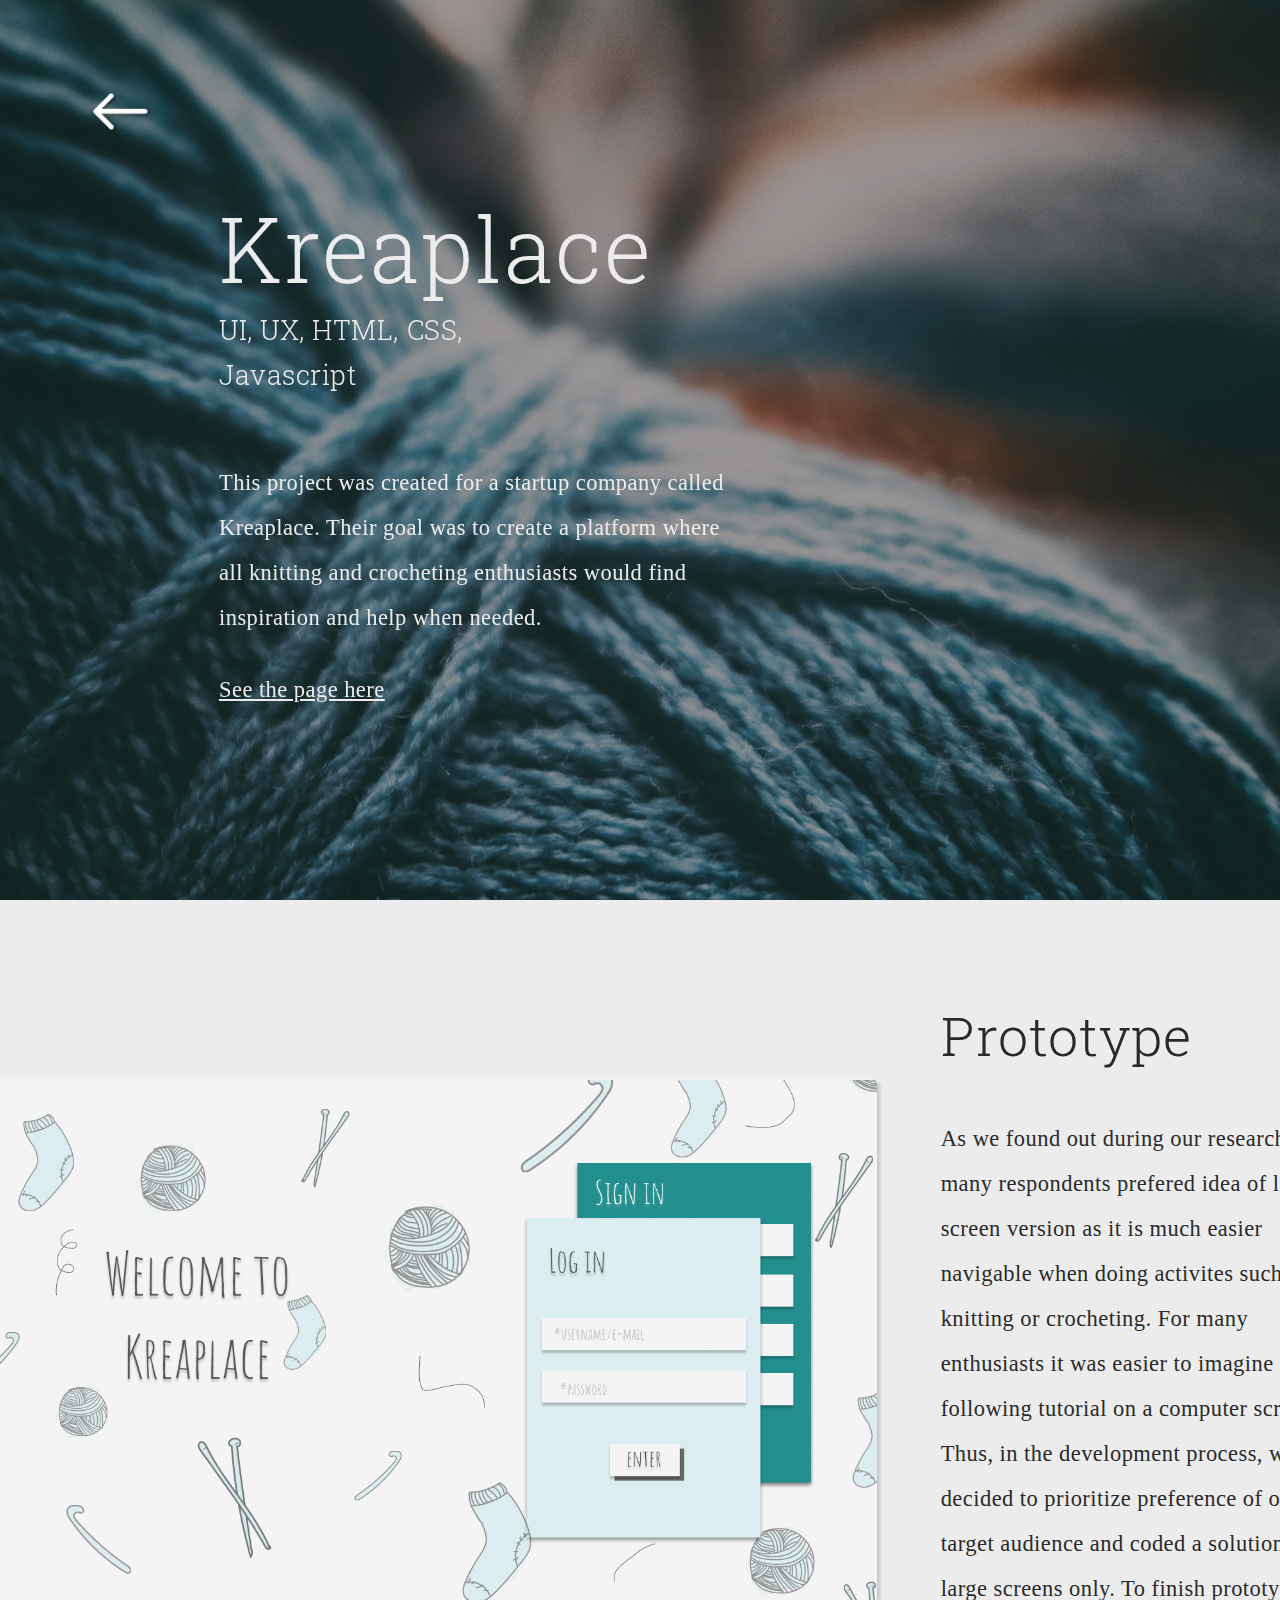
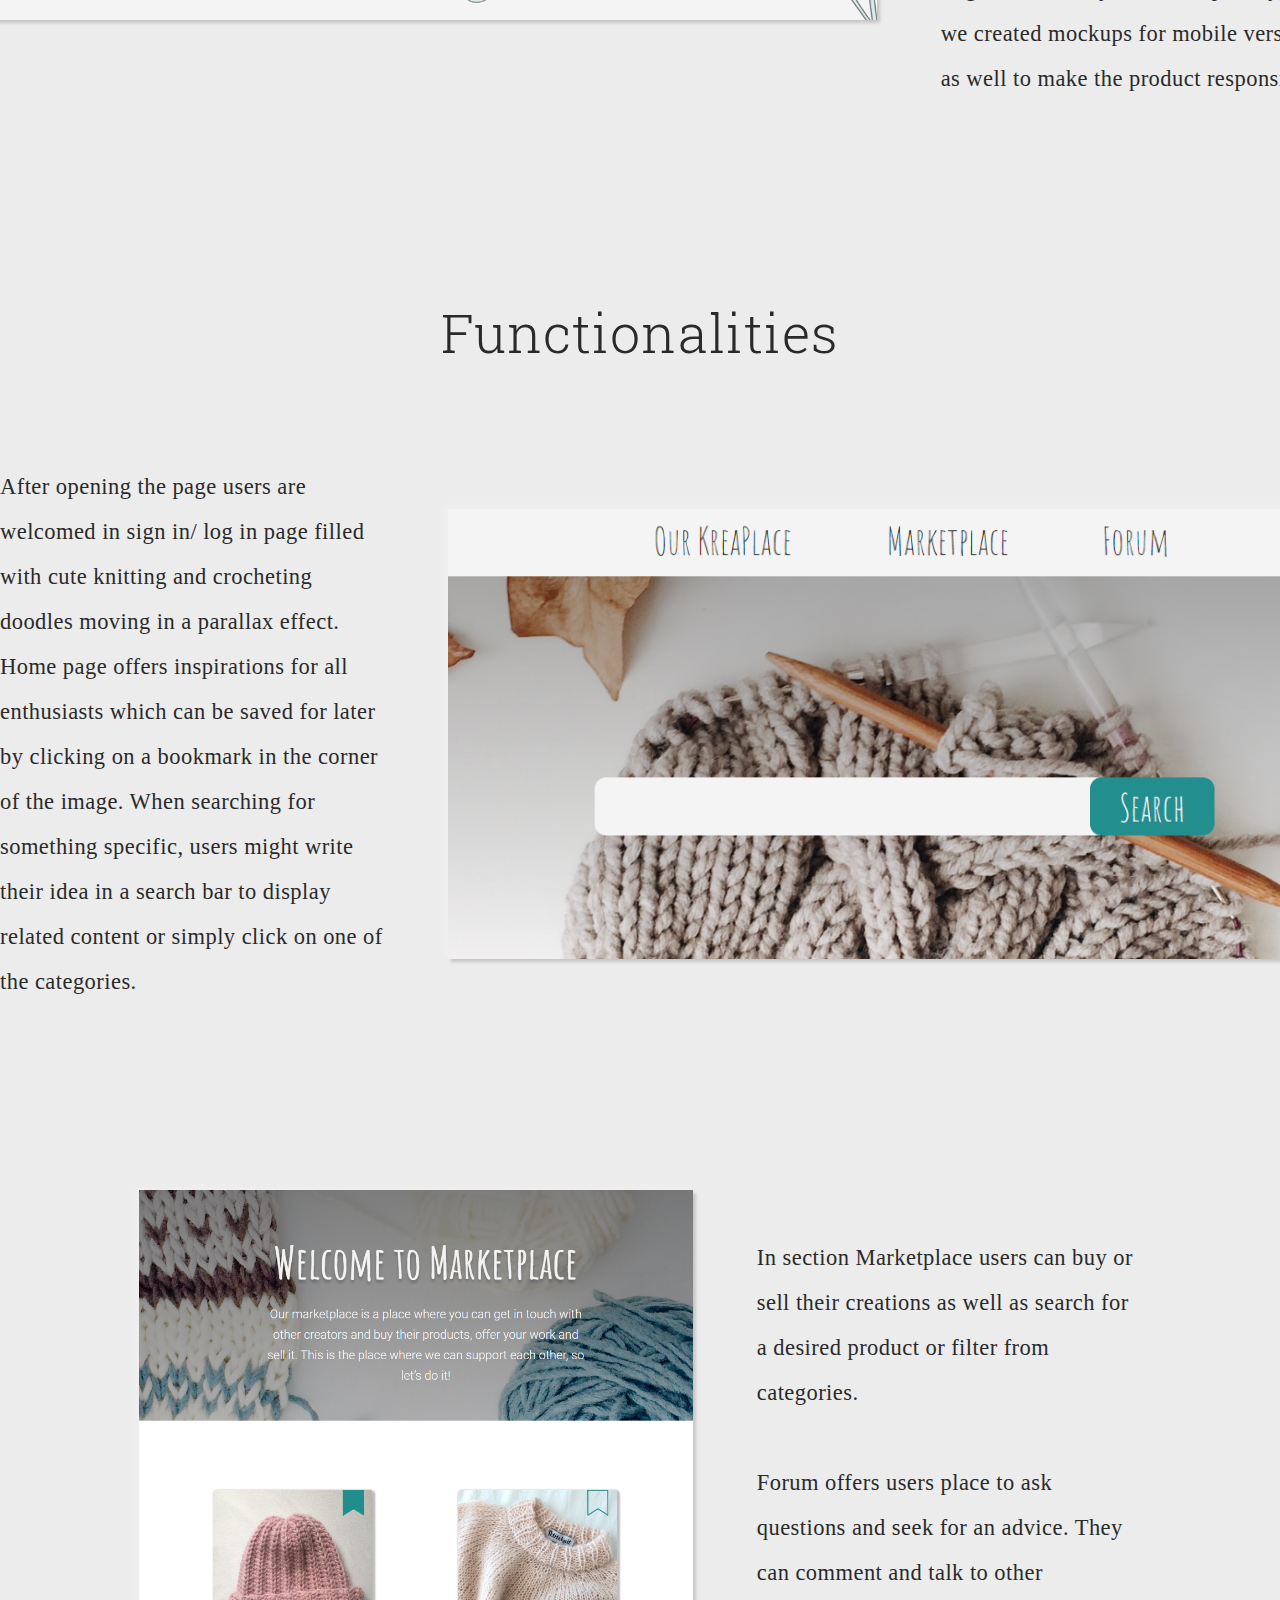
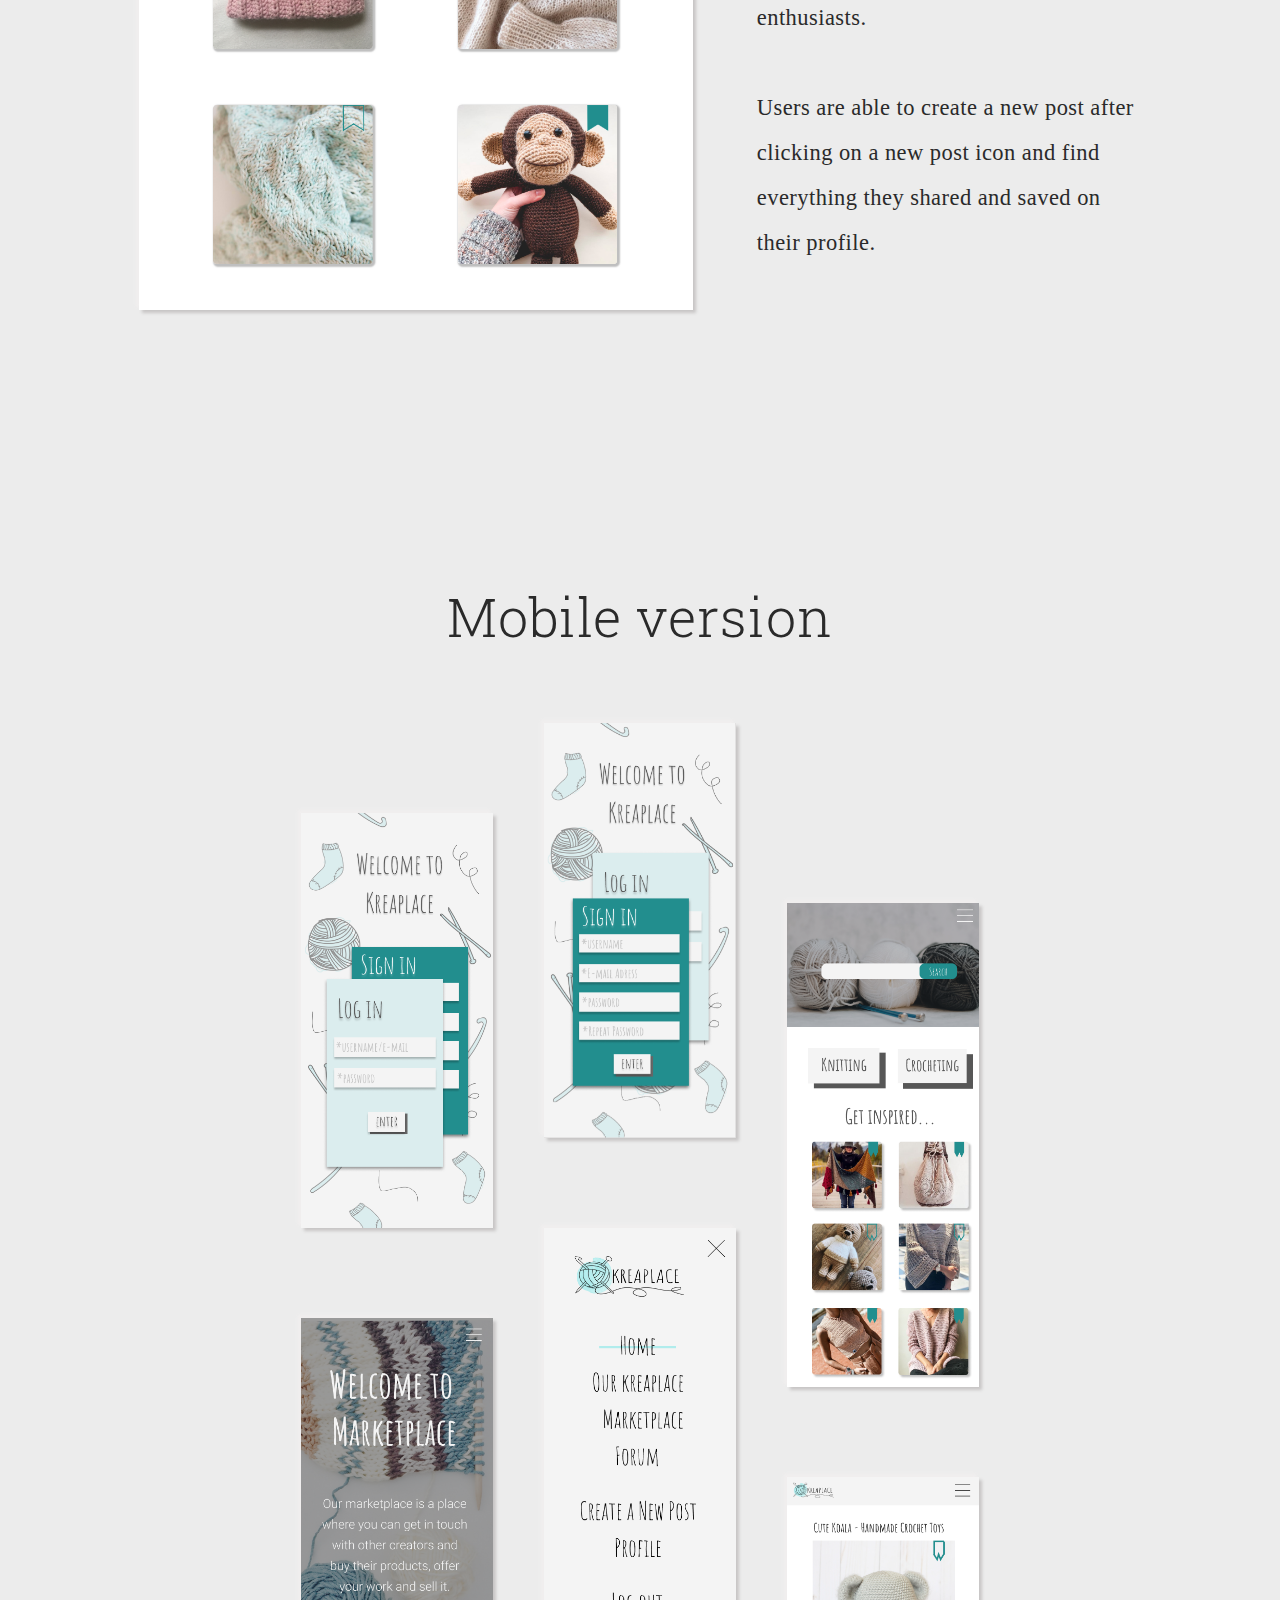
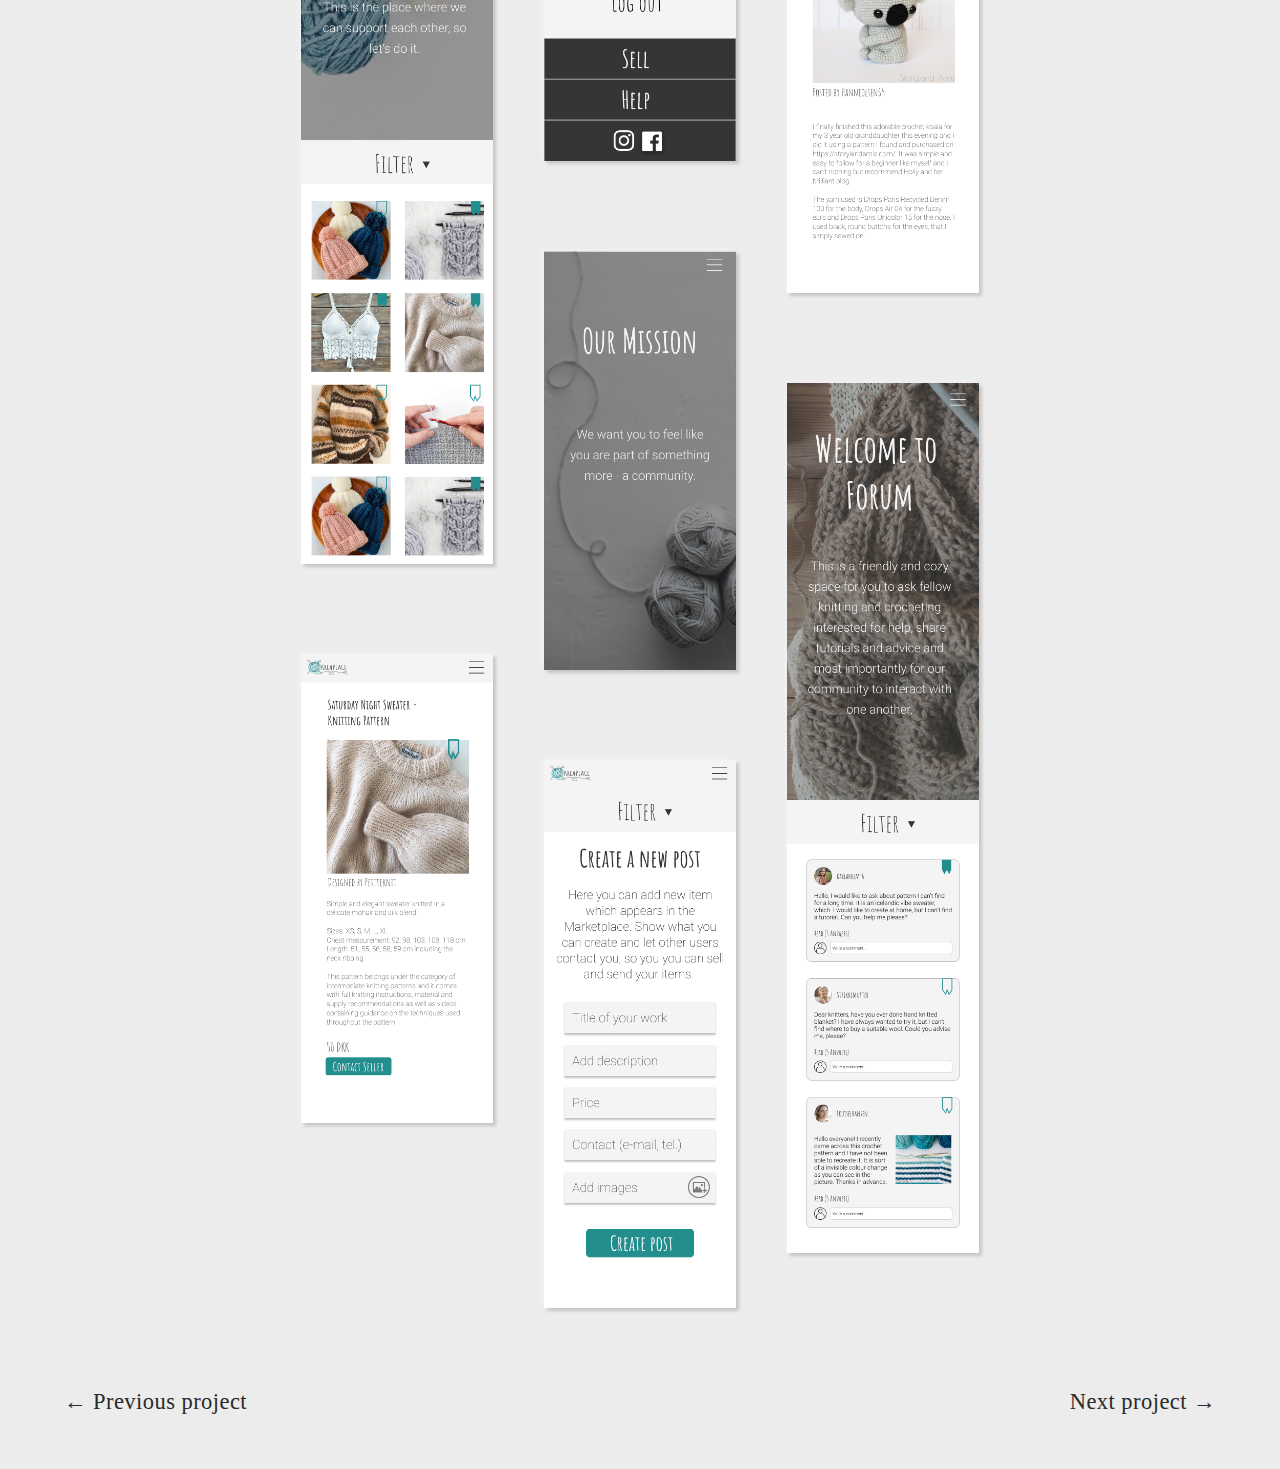
<file: kreaplace.html>
<!DOCTYPE html>
<html lang="en">

<head>
    <meta charset="utf-8">
    <title>Sona Juhasova | Kreaplace</title>
    <meta name="author" content="Sona Juhasova">
    <meta name="description" content="Kreaplce">
    <meta name="viewport" content="width=device-width, initial-scale=1.0">
    <link rel="stylesheet" href="kreaplace.css">    
    <link rel="stylesheet" href="scrollbar.css">
    <link rel="icon" type="image/x-icon" href="" />
    <link href='https://fonts.googleapis.com/css?family=Roboto+Slab:300,500&subset=latin,latin-ext' rel='stylesheet' type='text/css'>
    <script src="https://code.jquery.com/jquery-3.3.1.min.js"
        integrity="sha256-FgpCb/KJQlLNfOu91ta32o/NMZxltwRo8QtmkMRdAu8=" crossorigin="anonymous"></script>

</head>

<body>
    <main>
        <a href="index.html#projects"><img src="media/back.png" alt="go back" class="arrow"></a>

        <section id="intro">
            <div class="module">
                <h1 class="head-title">Kreaplace</h1>
                <h2 class="head-subtitle">UI, UX, HTML, CSS, Javascript</h2>
                <h3 class="subtitle">This project was created for a startup company called Kreaplace. Their goal was to
                    create a platform where all knitting and crocheting enthusiasts would find inspiration and help when
                    needed.
                </h3>
                <a href="https://sandranielsen.github.io/kreaplace/subpages/frontpage.html" class="link">See the page
                    here</a>
            </div>
           

        </section>

        <section id="prototype">
            
            <img src="media/kreaplace/Front page 2 pc.png" alt="" class="module">
            <div>
            <h1 class="title module">Prototype</h1>
          
            <h2 class="subtitle module">As we found out during our research, many respondents prefered idea of
                large
                screen version as it is much easier navigable when doing activites such as knitting or crocheting. For
                many
                enthusiasts it was easier to imagine following tutorial on a computer screen. Thus, in the development
                process, we
                decided to prioritize preference of our target audience
                and coded a solution for large screens only. To finish prototype we created mockups for mobile
                version as well to make the product responsive.
                </h2>
            </div>

            </section>
            <section id="funct">
            <h1 class="title module">Functionalities</h1>
            <div>
                <div>
           
                     <h2 class="subtitle module">
                After opening the page users are welcomed in sign in/ log in page filled
                with cute knitting and crocheting doodles moving in a parallax effect. <br>
                Home page offers inspirations for all enthusiasts which can be saved for later by clicking on a
                bookmark in the corner of the image. When searching for something specific, users might write their
                idea in a search bar to display related content or simply click on one of the categories.
                    </h2>
                </div>
                <img src="media/kreaplace/home pc.png" alt="" class="module">
            </div>
            </section>

<section id="funct2">
            <img src="media/kreaplace/mrktplc.png" alt="" class="module">
            <div>
            <h2 class="subtitle module">
                In section Marketplace users can buy or sell their creations as well as search for a desired product
                or filter from categories.
                <br> <br>
                Forum offers users place to ask questions and seek for an advice. They can comment and talk to other
                enthusiasts.
                <br> <br>
                Users are able to create a new post after clicking on a new post icon and find everything they
                shared and saved on their profile.
            </h2>
            </div>
</section>


        <section id="mobile-version">
            <h1 class="title module">Mobile version</h1>
            <div>
                <div>

                    <img src="media/kreaplace/Frontpage.png" alt="" class="module">
                    <img src="media/kreaplace/Marketplace.png" alt="" class="module">
                    <img src="media/kreaplace/Marketplace Subpage.png" alt="" class="module">
                </div>
                <div>
                    <img src="media/kreaplace/Frontpage-1.png" alt="" class="module">
                    <img src="media/kreaplace/Menu (1).png" alt="" class="module">
                    <img src="media/kreaplace/About.png" alt="" class="module">                    
                    <img src="media/kreaplace/Create a new post.png" alt="" class="module">

                </div>
                <div>
                    <img src="media/kreaplace/Homepage.png" alt="" class="module">
                    <img src="media/kreaplace/Home Subpage.png" alt="" class="module">
                    <img src="media/kreaplace/Forum.png" alt="" class="module">
                </div>
            </div>


        </section>

        <div id="other-projects">
            <h3 class="previous-project">&#8592; Previous project</h3>
            <h3 class="next-project">Next project &#8594;</h3>
        </div>




    </main>
    <script type="text/javascript" src="slide-in-scroll.js"></script>
</body>


</html>
</file>
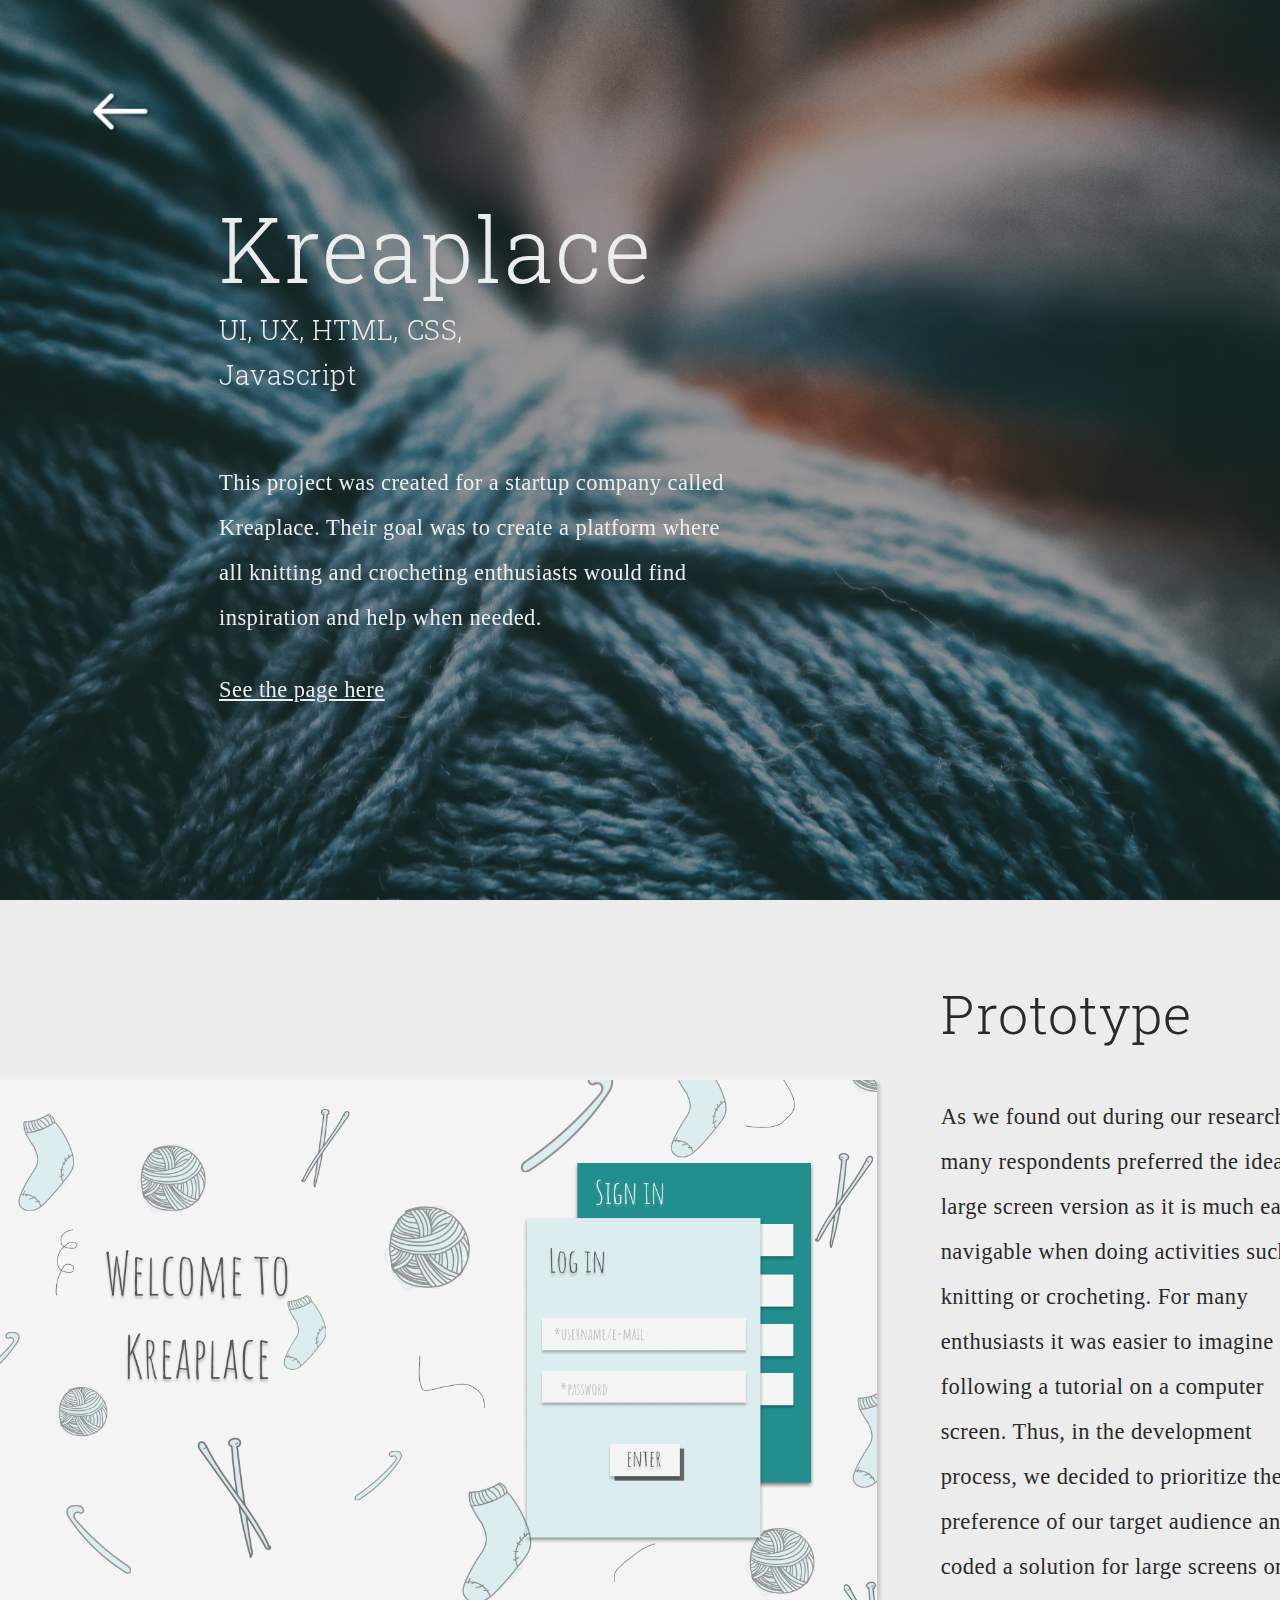
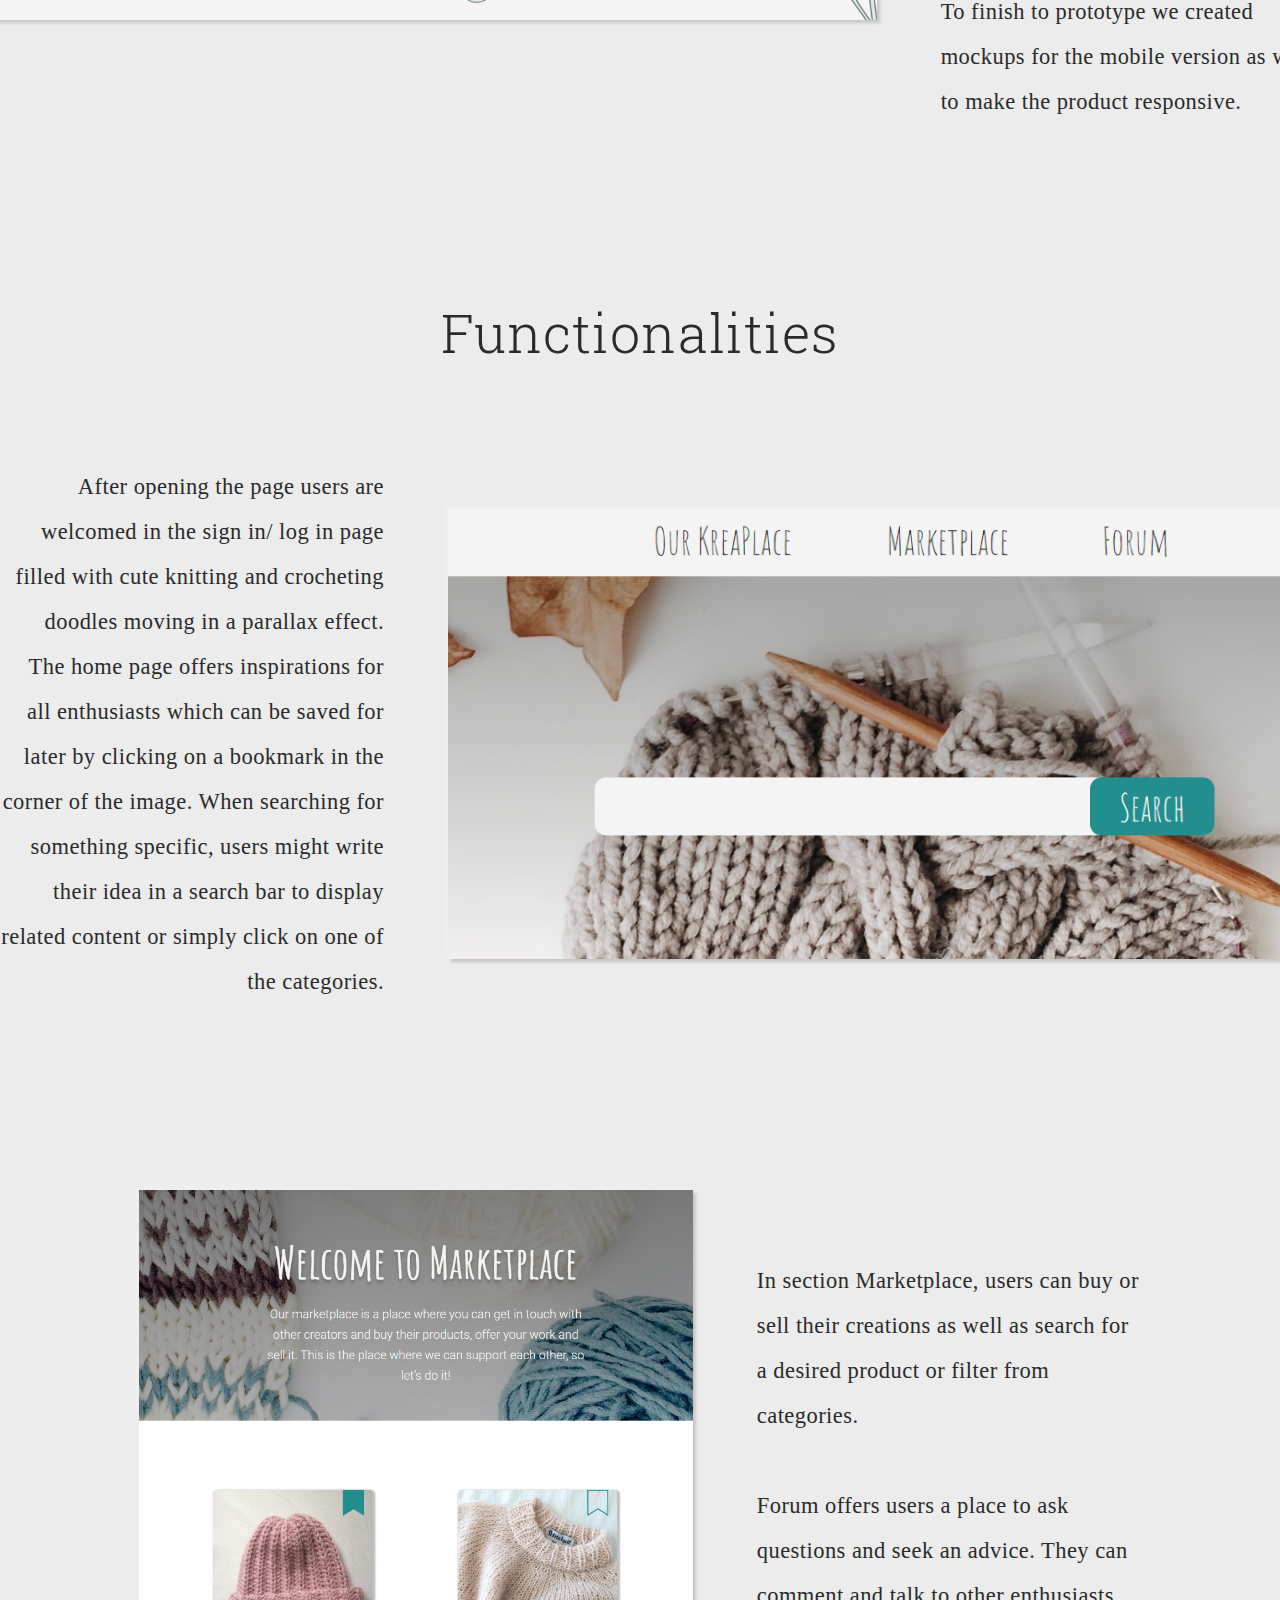
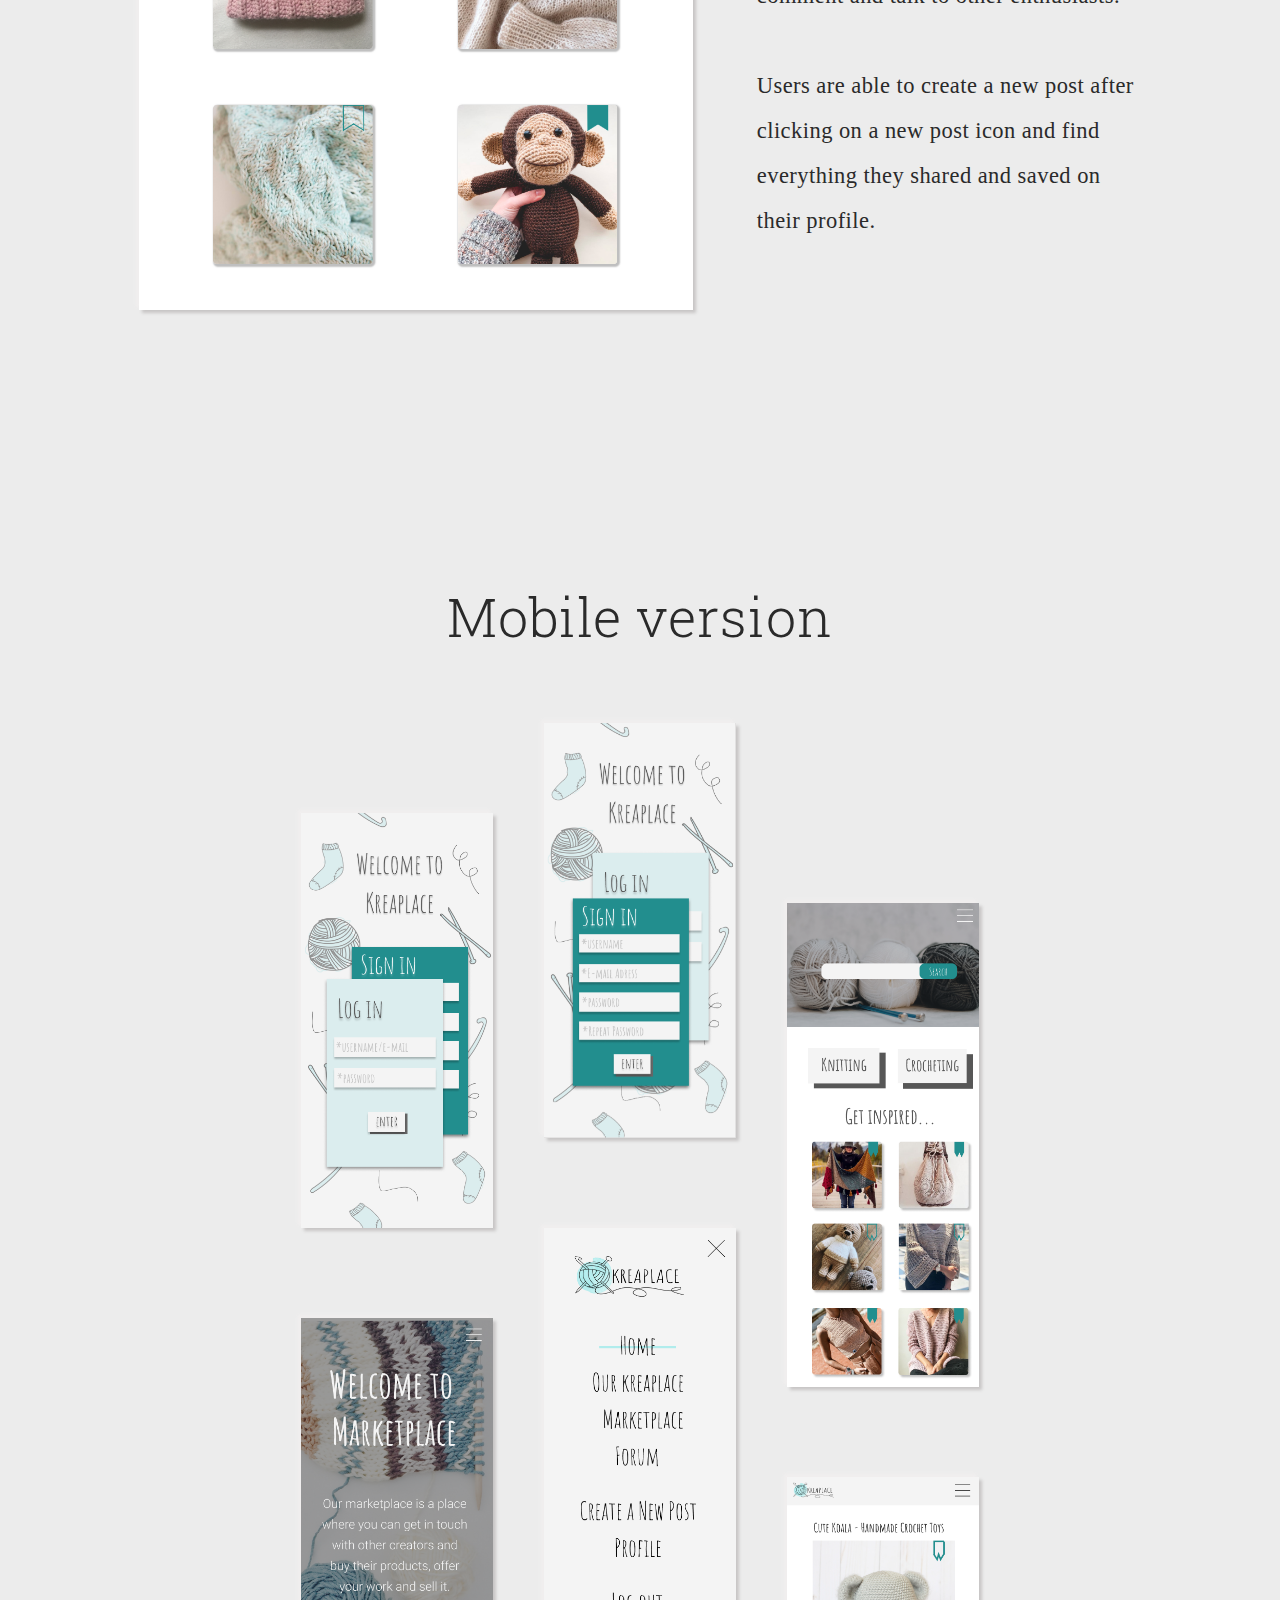
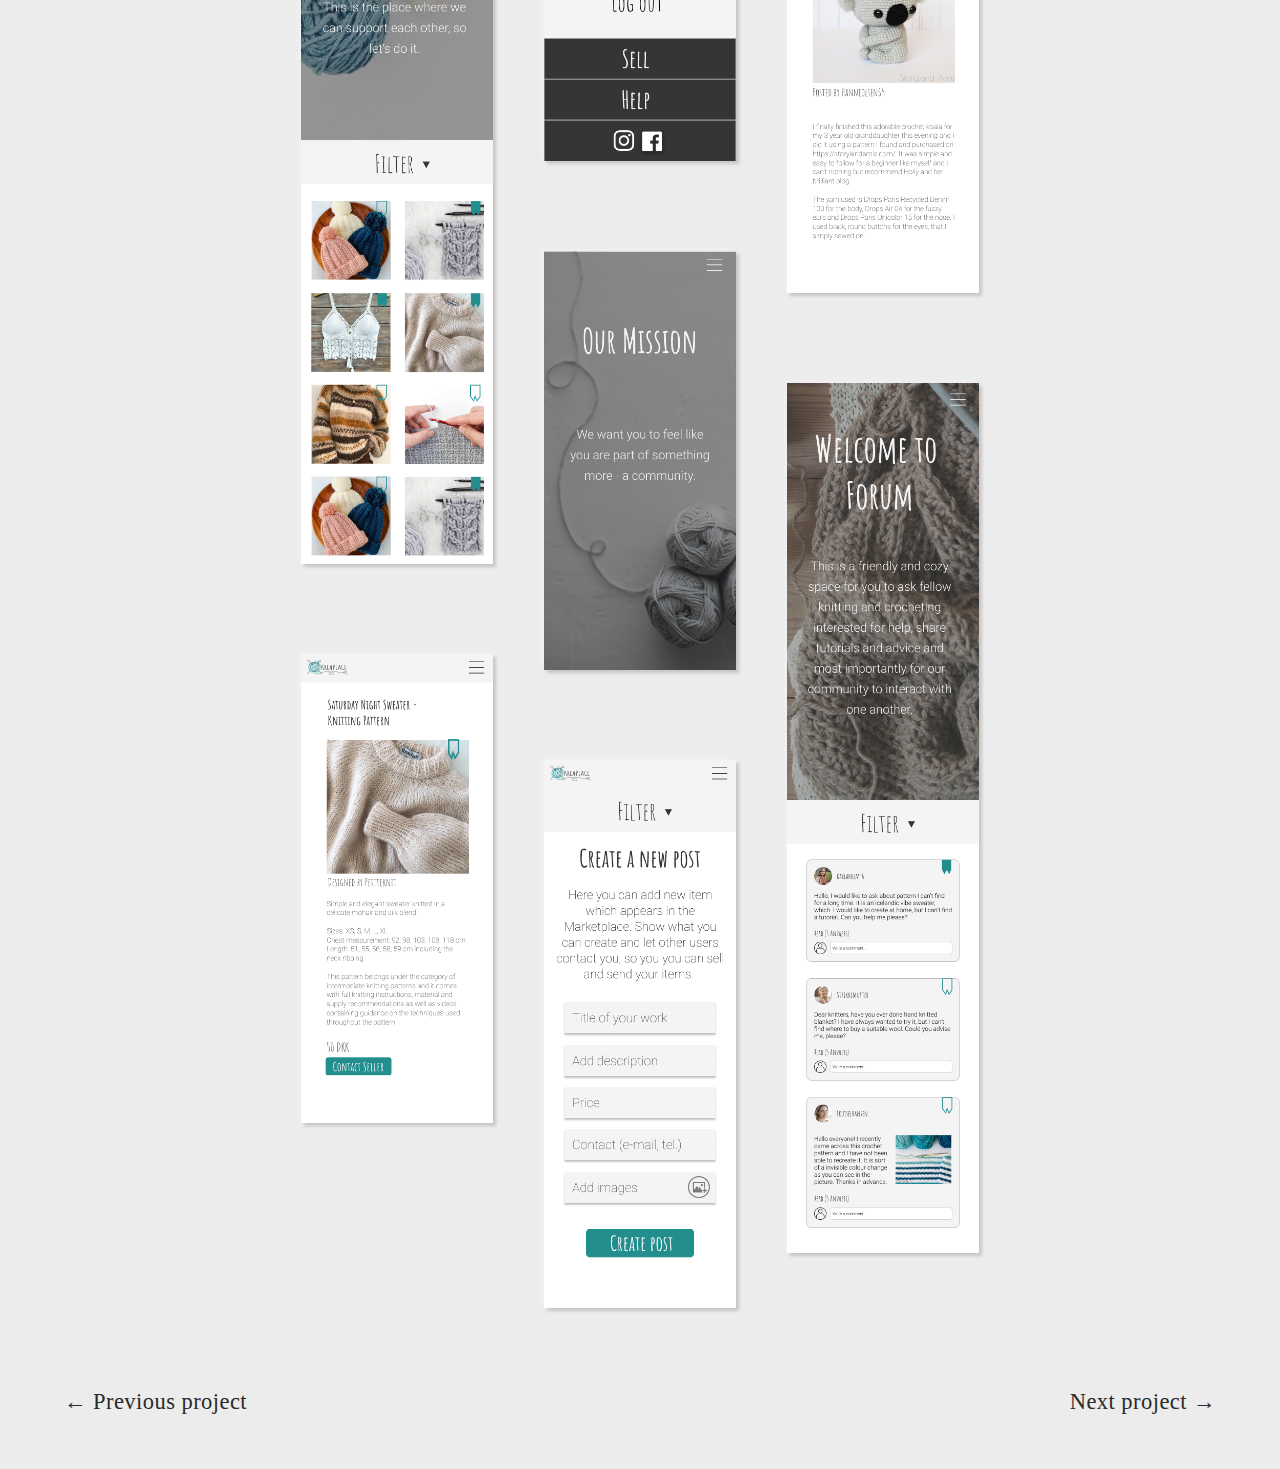
<file: subpages/kreaplace.html>
<!DOCTYPE html>
<html lang="en">

<head>
    <meta charset="utf-8">
    <title>Sona Juhasova | Kreaplace</title>
    <meta name="author" content="Sona Juhasova">
    <meta name="description" content="Kreaplce">
    <meta name="viewport" content="width=device-width, initial-scale=1.0">
    <link rel="stylesheet" href="../css/kreaplace.css">    
    <link rel="stylesheet" href="../css/scrollbar.css">
    <link rel="icon" type="image/x-icon" href="" />
    <link href='https://fonts.googleapis.com/css?family=Roboto+Slab:300,500&subset=latin,latin-ext' rel='stylesheet' type='text/css'>
    <script src="https://code.jquery.com/jquery-3.3.1.min.js"
        integrity="sha256-FgpCb/KJQlLNfOu91ta32o/NMZxltwRo8QtmkMRdAu8=" crossorigin="anonymous"></script>

</head>

<body>
    <main>
        <a href="../index.html#projects"><img src="../media/back.png" alt="go back" class="arrow"></a>

        <section id="intro">
            <div class="module">
                <h1 class="head-title">Kreaplace</h1>
                <h2 class="head-subtitle">UI, UX, HTML, CSS, Javascript</h2>
                <h3 class="subtitle">This project was created for a startup company called Kreaplace. Their goal was to
                    create a platform where all knitting and crocheting enthusiasts would find inspiration and help when
                    needed.
                </h3>
                <a href="https://sandranielsen.github.io/kreaplace/subpages/frontpage.html" class="link">See the page
                    here</a>
            </div>
           

        </section>

        <section id="prototype">
            
            <img src="../media/kreaplace/Front page 2 pc.png" alt="" class="module">
            <div>
            <h1 class="title module">Prototype</h1>
          
            <h2 class="subtitle module">As we found out during our research, many respondents preferred the idea of
                large
                screen version as it is much easier navigable when doing activities such as knitting or crocheting. For
                many
                enthusiasts it was easier to imagine following a tutorial on a computer screen. Thus, in the development
                process, we
                decided to prioritize the preference of our target audience
                and coded a solution for large screens only. To finish to prototype we created mockups for the mobile
                version as well to make the product responsive.
                </h2>
            </div>

            </section>
            <section id="funct">
            <h1 class="title module">Functionalities</h1>
            <div>
                <div>
           
                     <h2 class="subtitle module">
                After opening the page users are welcomed in the sign in/ log in page filled
                with cute knitting and crocheting doodles moving in a parallax effect. <br>
                The home page offers inspirations for all enthusiasts which can be saved for later by clicking on a
                bookmark in the corner of the image. When searching for something specific, users might write their
                idea in a search bar to display related content or simply click on one of the categories.
                    </h2>
                </div>
                <img src="../media/kreaplace/home pc.png" alt="" class="module">
            </div>
            </section>

<section id="funct2">
            <img src="../media/kreaplace/mrktplc.png" alt="" class="module">
            <div>
            <h2 class="subtitle module">
                In section Marketplace, users can buy or sell their creations as well as search for a desired product
                or filter from categories.
                <br> <br>
                Forum offers users a place to ask questions and seek an advice. They can comment and talk to other
                enthusiasts.
                <br> <br>
                Users are able to create a new post after clicking on a new post icon and find everything they
                shared and saved on their profile.
            </h2>
            </div>
</section>


        <section id="mobile-version">
            <h1 class="title module">Mobile version</h1>
            <div>
                <div>

                    <img src="../media/kreaplace/Frontpage.png" alt="" class="module">
                    <img src="../media/kreaplace/Marketplace.png" alt="" class="module">
                    <img src="../media/kreaplace/Marketplace Subpage.png" alt="" class="module">
                </div>
                <div>
                    <img src="../media/kreaplace/Frontpage-1.png" alt="" class="module">
                    <img src="../media/kreaplace/Menu (1).png" alt="" class="module">
                    <img src="../media/kreaplace/About.png" alt="" class="module">                    
                    <img src="../media/kreaplace/Create a new post.png" alt="" class="module">

                </div>
                <div>
                    <img src="../media/kreaplace/Homepage.png" alt="" class="module">
                    <img src="../media/kreaplace/Home Subpage.png" alt="" class="module">
                    <img src="../media/kreaplace/Forum.png" alt="" class="module">
                </div>
            </div>


        </section>

        <div id="other-projects">
           <a href="../subpages/safetogo.html"><h3 class="previous-project">&#8592; Previous project</h3></a>
                <a href="../subpages/animations.html"><h3 class="next-project">Next project &#8594;</h3></a>
        </div>




    </main>
    <script type="text/javascript" src="../js/slide-in-scroll.js"></script>
</body>


</html>
</file>
<file: kreaplace.css>
*,
*:after,
*:before {
    margin: 0;
    padding: 0;
    box-sizing: border-box;
}

img,
video,
frame {
    max-width: 100%;
    height: auto;
}

:root {
    --bg: #ECECEC;
}

body {
    background-color: var(--bg);
    overflow-x: hidden;
    scroll-behavior: smooth;
}

/*fonts*/
.head-title {
    font-family: "Roboto Slab";
    font-weight: 300;
    font-size: 10vh;
    letter-spacing: 0.02em;
    text-align: left;
    color: #2a2a2a;

}

.head-subtitle {
    width: 25vw;
    font-family: "Roboto Slab";
    font-weight: 300;
    font-size: 3vh;
    letter-spacing: 0.02em;
    line-height: 5vh;
    text-align: left;
    color: #2a2a2a;
}

.title {
    font-family: "Roboto Slab";
    font-weight: 300;
    font-size: 6vh;
    letter-spacing: 0.02em;
    text-align: left;
    color: #2a2a2a;
    margin: 0 3vh 5vh 3vh;
}

.subtitle {
    width: 28vw;
    font-family: Roboto;
    font-weight: 300;
    font-size: 2.5vh;
    letter-spacing: 0.02em;
    line-height: 5vh;
    text-align: left;
    color: #2a2a2a;
    margin: 3vh;
}

.link {
    width: 25vw;
    font-family: Roboto;
    font-weight: 300;
    font-size: 2.5vh;
    letter-spacing: 0.02em;
    line-height: 5vh;
    text-align: left;
    color: #2a2a2a;
    margin: 3vh 3vh 0 3vh;

}

.link:hover {
    opacity: 0.5;
}

.arrow {
    height: 5vh;
    position: fixed;
    top: 10vh;
    left: 10vh;
}

.arrow:hover {
    height: 5.5vh;
}

#intro {
    width: 100vw;
    height: 100vh;
    display: flex;
    justify-content: center;
    flex-direction: row;
    background-image: url(media/kreaplace/b202.png);
    background-position: bottom;
    background-size: cover;
}

#intro div {
    margin: auto auto auto 15vw;

}

#intro div h1 {
    margin: 0 3vh 0 3vh;
    color: #ECECEC;
}

#intro div h2 {
    margin: 0 3vh 7vh 3vh;
    color: #ECECEC;
}

#intro div h3 {
    color: #ECECEC;
    width: 40vw;
}

#intro div a {
    color: #ECECEC;
}


#prototype {
    width: 100vw;
    height: 100vh;
    display: flex;
    justify-content: center;
    flex-direction: row;
}

#prototype div {
    margin: auto auto auto 0;
}

#prototype img {
    height: 60vh;
    margin: auto 5vw auto auto;
    box-shadow: 3px 3px 3px #C8C6C6,
        -3px -3px 3px #F1EFEF;
}

#prototype h1 {
    width: auto;
    margin: auto auto 5vh auto;
    text-align: left;
    slide
}

#prototype h2 {
    width: 30vw;
    margin: auto;
    text-align: left;

}



#funct {
    width: 100vw;
    height: 100vh;
    display: flex;
    justify-content: center;
    flex-direction: column;

}

#funct div {
    display: flex;
    flex-direction: row;
    margin: auto;
}

#funct div div {
    margin: auto 0 auto auto;

}

#funct h1 {
    width: auto;
    margin: auto auto 0 auto;
    text-align: left;

}

#funct h2 {
    width: 30vw;
    margin: auto;
    text-align: left;

}


#funct img {
    height: 50vh;
    margin: auto auto auto 5vw;
    box-shadow: 3px 3px 3px #C8C6C6,
        -3px -3px 3px #F1EFEF;
}

#funct2 {
    width: 100vw;
    height: 100vh;
    display: flex;
    justify-content: center;
    flex-direction: row;

}

#funct2 div {
    margin: auto auto auto 0;

}

#funct2 h2 {
    width: 30vw;
    margin: auto;
    text-align: left;

}


#funct2 img {
    height: 80vh;
    margin: auto 5vw auto auto;
    box-shadow: 3px 3px 3px #C8C6C6,
        -3px -3px 3px #F1EFEF;
}


#mobile-version {
    width: 100vw;
    height: fit-content;
    display: flex;
    justify-content: center;
    flex-direction: column;
}

#mobile-version h1 {
    width: auto;
    height: fit-content;
    margin: 20vh auto 0 auto;
    text-align: center;

}

#mobile-version div {
    display: flex;
    flex-direction: row;
    margin: auto;
}

#mobile-version div div {
    display: flex;
    flex-direction: column;
    margin: 2vw;
}

#mobile-version div:nth-child(1) {
    padding-top: 10vh;
}

#mobile-version div:nth-child(3) {
    padding-top: 20vh;
}


#mobile-version div div img {
    width: 15vw;
    margin: 5vh auto;
    box-shadow: 3px 3px 3px #C8C6C6,
        -3px -3px 3px #F1EFEF;

}




#other-projects {
    display: flex;
    justify-content: space-between;
    flex-direction: row;
    width: 90vw;
    margin: 0 5vw;
    height: 10vh;

}

#other-projects h3 {
    font-family: Roboto;
    font-weight: 300;
    font-size: 2.5vh;
    letter-spacing: 0.02em;
    line-height: 5vh;
    text-align: left;
    color: #2a2a2a;
}

#other-projects h3:hover {
    font-size: 2.75vh;
    cursor: pointer;
}

/*slide in on scroll*/

.come-in {
    transform: translateY(100px);
    animation: come-in 2s ease forwards;
}



.come-in:nth-child(odd) {
    animation-duration: 1s;
}


.already-visible {
    transform: translateY(0);
    animation: none;
}

@keyframes come-in {
    to {
        transform: translateY(0);
    }
}
</file>
<file: scrollbar.css>
/*custom scroll bar*/
/* width */
::-webkit-scrollbar {
    width: 0.7vw;
}

/* Track */
::-webkit-scrollbar-track {
    box-shadow: inset 0 0 4px #2a2a2a;
    background-color: #2a2a2a;
}

/* Handle */
::-webkit-scrollbar-thumb {
    background: #ececec;
    border-radius: 0.2vw;
    box-shadow: inset 0 0 2px #2a2a2a;
}

/* Handle on hover */
::-webkit-scrollbar-thumb:hover {
    background: #a7a5a5;
}
</file>
<file: css/kreaplace.css>
*,
*:after,
*:before {
    margin: 0;
    padding: 0;
    box-sizing: border-box;
}

img,
video,
frame {
    max-width: 100%;
    height: auto;
}

:root {
    --bg: #ECECEC;
}

body {
    background-color: var(--bg);
    overflow-x: hidden;
    scroll-behavior: smooth;
}

/*fonts*/
.head-title {
    font-family: "Roboto Slab";
    font-weight: 300;
    font-size: 10vh;
    letter-spacing: 0.02em;
    text-align: left;
    color: #2a2a2a;

}

.head-subtitle {
    width: 25vw;
    font-family: "Roboto Slab";
    font-weight: 300;
    font-size: 3vh;
    letter-spacing: 0.02em;
    line-height: 5vh;
    text-align: left;
    color: #2a2a2a;
}

.title {
    font-family: "Roboto Slab";
    font-weight: 300;
    font-size: 6vh;
    letter-spacing: 0.02em;
    text-align: left;
    color: #2a2a2a;
    margin: 0 3vh 5vh 3vh;
}

.subtitle {
    width: 28vw;
    font-family: Roboto;
    font-weight: 300;
    font-size: 2.5vh;
    letter-spacing: 0.02em;
    line-height: 5vh;
    text-align: left;
    color: #2a2a2a;
    margin: 3vh;
}

.link {
    width: 25vw;
    font-family: Roboto;
    font-weight: 300;
    font-size: 2.5vh;
    letter-spacing: 0.02em;
    line-height: 5vh;
    text-align: left;
    color: #2a2a2a;
    margin: 3vh 3vh 0 3vh;

}

.link:hover {
    opacity: 0.5;
}

.arrow {
    height: 5vh;
    position: fixed;
    top: 10vh;
    left: 10vh;
}

.arrow:hover {
    height: 5.5vh;
}

#intro {
    width: 100vw;
    height: 100vh;
    display: flex;
    justify-content: center;
    flex-direction: row;
    background-image: url(../media/kreaplace/b202.png);
    background-position: bottom;
    background-size: cover;
}

#intro div {
    margin: auto auto auto 15vw;

}

#intro div h1 {
    margin: 0 3vh 0 3vh;
    color: #ECECEC;
}

#intro div h2 {
    margin: 0 3vh 7vh 3vh;
    color: #ECECEC;
}

#intro div h3 {
    color: #ECECEC;
    width: 40vw;
}

#intro div a {
    color: #ECECEC;
}


#prototype {
    width: 100vw;
    height: 100vh;
    display: flex;
    justify-content: center;
    flex-direction: row;
}

#prototype div {
    margin: auto auto auto 0;
}

#prototype img {
    height: 60vh;
    margin: auto 5vw auto auto;
    box-shadow: 3px 3px 3px #C8C6C6,
        -3px -3px 3px #F1EFEF;
}

#prototype h1 {
    width: auto;
    margin: auto auto 5vh auto;
    text-align: left;

}

#prototype h2 {
    width: 30vw;
    margin: auto;
    text-align: left;

}



#funct {
    width: 100vw;
    height: 100vh;
    display: flex;
    justify-content: center;
    flex-direction: column;

}

#funct div {
    display: flex;
    flex-direction: row;
    margin: auto;
}

#funct div div {
    margin: auto 0 auto auto;

}

#funct h1 {
    width: auto;
    margin: auto auto 0 auto;
    text-align: left;

}

#funct h2 {
    width: 30vw;
    margin: auto;
    text-align: right;

}


#funct img {
    height: 50vh;
    margin: auto auto auto 5vw;
    box-shadow: 3px 3px 3px #C8C6C6,
        -3px -3px 3px #F1EFEF;
}

#funct2 {
    width: 100vw;
    height: 100vh;
    display: flex;
    justify-content: center;
    flex-direction: row;

}

#funct2 div {
    margin: auto auto auto 0;

}

#funct2 h2 {
    width: 30vw;
    margin: auto;
    text-align: left;

}


#funct2 img {
    height: 80vh;
    margin: auto 5vw auto auto;
    box-shadow: 3px 3px 3px #C8C6C6,
        -3px -3px 3px #F1EFEF;
}


#mobile-version {
    width: 100vw;
    height: fit-content;
    display: flex;
    justify-content: center;
    flex-direction: column;
}

#mobile-version h1 {
    width: auto;
    height: fit-content;
    margin: 20vh auto 0 auto;
    text-align: center;

}

#mobile-version div {
    display: flex;
    flex-direction: row;
    margin: auto;
}

#mobile-version div div {
    display: flex;
    flex-direction: column;
    margin: 2vw;
}

#mobile-version div:nth-child(1) {
    padding-top: 10vh;
}

#mobile-version div:nth-child(3) {
    padding-top: 20vh;
}


#mobile-version div div img {
    width: 15vw;
    margin: 5vh auto;
    box-shadow: 3px 3px 3px #C8C6C6,
        -3px -3px 3px #F1EFEF;

}




#other-projects {
    display: flex;
    justify-content: space-between;
    flex-direction: row;
    width: 90vw;
    margin: 0 5vw;
    height: 10vh;

}

#other-projects a {
    text-decoration: none;
}

#other-projects h3 {
    font-family: Roboto;
    font-weight: 300;
    font-size: 2.5vh;
    letter-spacing: 0.02em;
    line-height: 5vh;
    text-align: left;
    color: #2a2a2a;
}

#other-projects h3:hover {
    font-size: 2.75vh;
    cursor: pointer;
}

/*slide in on scroll*/

.come-in {
    transform: translateY(100px);
    animation: come-in 2s ease forwards;
}



.come-in:nth-child(odd) {
    animation-duration: 1s;
}


.already-visible {
    transform: translateY(0);
    animation: none;
}

@keyframes come-in {
    to {
        transform: translateY(0);
    }
}

@media all and (max-width: 768px) and (min-width:0) {
    .title {
        font-size: 5vh;
        width: 100vw;
        text-align: center;
        margin: 0 auto !important;
    }

    .subtitle {
        width: 100vw;
        text-align: left;
        margin: 0 auto !important;
    }


    .arrow {
        height: 3vh;
        top: 3vh;
        left: 3vh;
    }



    #intro div h1 {
        margin-top: 10vh;
        font-size: 7vh;

    }

    #intro div h2 {
        width: 80vw;
    }

    #intro div h3 {
        width: 80vw;
        font-size: 2.5vh;
        line-height: 4vh;
        text-align: left;
    }



    #prototype {
        flex-direction: column;
        height: auto;
        padding-top: 10vh;
    }



    #prototype img {
        width: 80vw;
        height: auto;
        margin: 10vh auto;
        order: 2;
    }

    #prototype div {
        margin: 0;
        order: 1;
    }

    #prototype div h1 {
        text-align: center;
    }

    #prototype div h2 {
        width: 80vw;
        padding-top: 5vh;
    }

    #funct {
        flex-direction: column;
        height: auto;   
    }

    #funct div {
        flex-direction: column;
    }

    #funct h1 {
        text-align: center;
    }

    

    #funct img {
        width: 80vw;
        height: auto;
        margin: 10vh auto;
    
        
    }

    

    #funct div div h2 {
        display: flex;
        width: 80vw;
        text-align: left;
        padding-top: 5vh;
    }

    #funct2 {
        flex-direction: column;
        height: auto;
    }

    #funct2 img {
        width: 80vw;
        height: auto;
        margin: 10vh auto;
        order: 2;
    }

    #funct2 div {
        margin: 0;
        order: 1;
    }

    #funct2 div h2 {
        width: 80vw;
        text-align: left;
        padding-top: 5vh;
    }



    #mobile-version div div img {
        width: 60vw;
        height: auto;
        margin: 5vh auto;
    }

    #mobile-version div div:nth-child(2),
    #mobile-version div div:nth-child(3) {
        display: none;
    }



    #other-projects {
        margin-top: 10vh;
    }

}

@media all and (max-width: 992px) and (min-width:768px) {
    #intro div {
        margin: auto;
    }

    #intro div h3 {
        width: 80vw;
        margin: auto;
        font-size: 2.5vh;
        line-height: 5vh;
        text-align: left;
    }

    #mobile-version div div:nth-child(2),
    #mobile-version div div:nth-child(3) {
        display: flex;
    }


    #mobile-version {
        width: 100vw;
        height: fit-content;
        display: flex;
        justify-content: center;
        flex-direction: column;
    }

    #mobile-version h1 {
        width: auto;
        height: fit-content;
        margin: 20vh auto 0 auto;
        text-align: center;

    }

    #mobile-version div {
        display: flex;
        flex-direction: row;
        margin: auto;
    }

    #mobile-version div div {
        display: flex;
        flex-direction: column;
        margin: 2vw;
    }

    #mobile-version div:nth-child(1) {
        padding-top: 5vh;
    }

    #mobile-version div:nth-child(3) {
        padding-top: 10vh;
    }


    #mobile-version div div img {
        width: 25vw;
        margin: 2vw auto;
        box-shadow: 3px 3px 3px #C8C6C6,
            -3px -3px 3px #F1EFEF;

    }


}
</file>
<file: css/scrollbar.css>
/*custom scroll bar*/
/* width */
::-webkit-scrollbar {
    width: 0.7vw;
}

/* Track */
::-webkit-scrollbar-track {
    box-shadow: inset 0 0 4px #2a2a2a;
    background-color: #2a2a2a;
}

/* Handle */
::-webkit-scrollbar-thumb {
    background: #ececec;
    border-radius: 0.2vw;
    box-shadow: inset 0 0 2px #2a2a2a;
}

/* Handle on hover */
::-webkit-scrollbar-thumb:hover {
    background: #a7a5a5;
}
</file>
